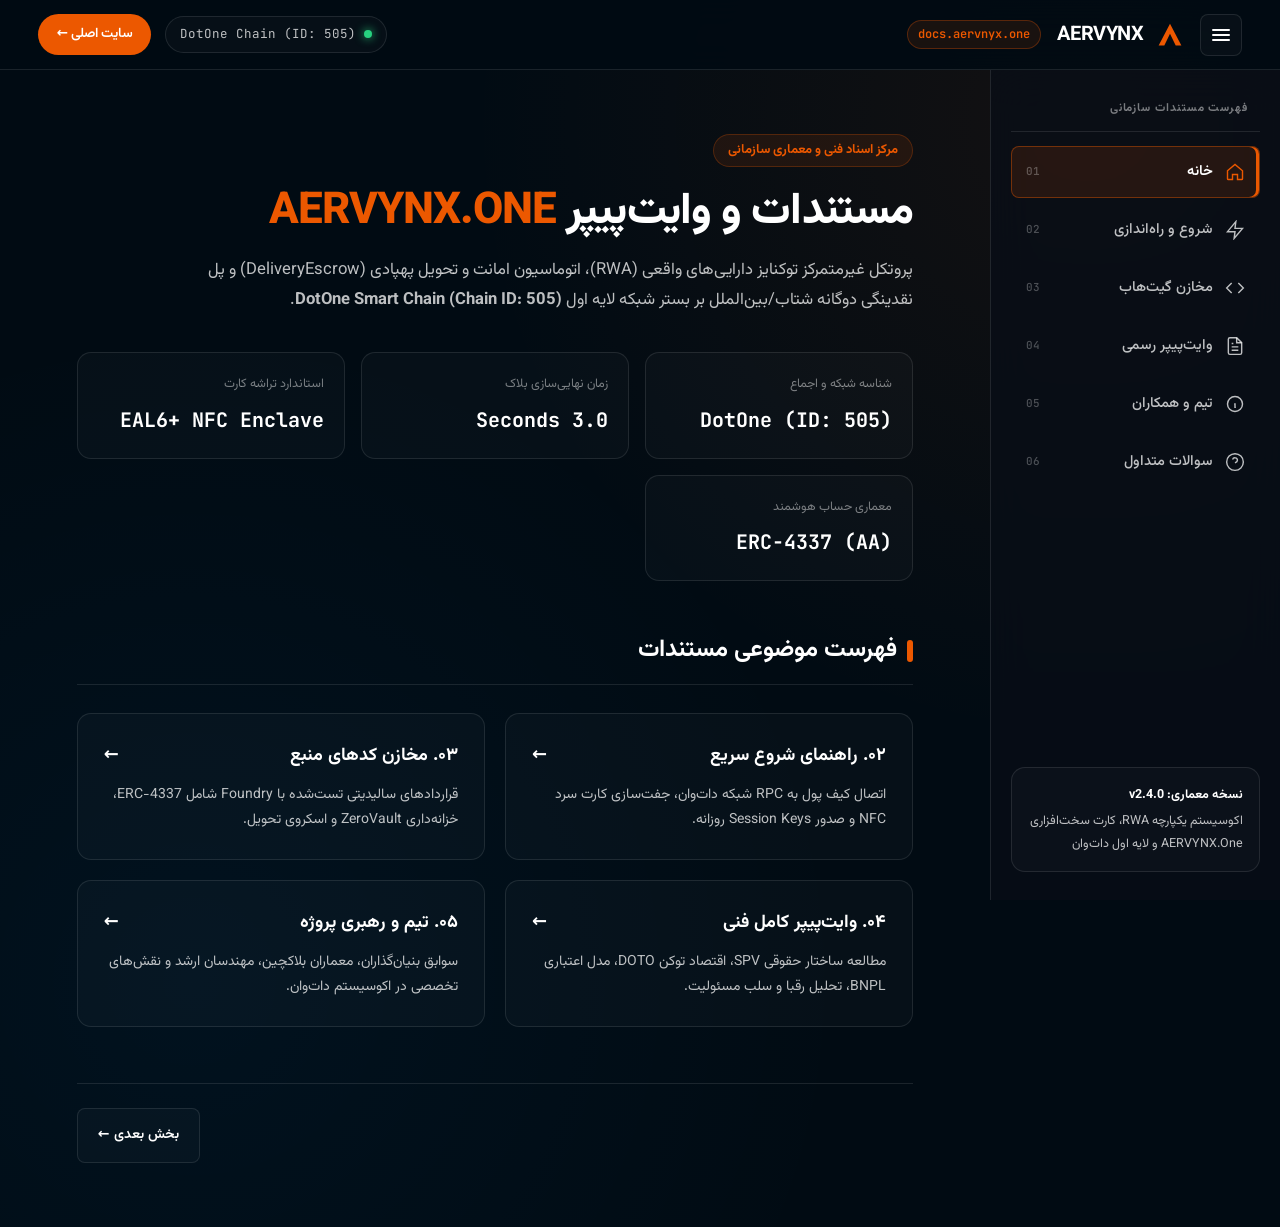
<file: whitepaper.html>
<!doctype html>
<html lang="fa" dir="rtl">
<head>
<meta charset="utf-8">
<meta name="viewport" content="width=device-width,initial-scale=1">
<title>Aervnyx Docs & Institutional Whitepaper — docs.aervnyx.one</title>
<meta name="description" content="Official technical whitepaper, system architecture, RWA mechanics, and smart contract documentation for Aervnyx and AERVYNX.One on DotOne Smart Chain.">
<!-- Persian & Monospace Fonts -->
<link rel="preconnect" href="https://fonts.googleapis.com">
<link rel="preconnect" href="https://fonts.gstatic.com" crossorigin>
<link href="https://fonts.googleapis.com/css2?family=JetBrains+Mono:wght@400;500;600;700&family=Vazirmatn:wght@300;400;500;600;700;800&display=swap" rel="stylesheet">

<style>
/* =====================================================
   AERVNYX DOCS PORTAL — INSTITUTIONAL RTL STYLESHEET
   Theme: Dark Cybernetic Glassmorphic
===================================================== */
:root {
  --color-bg: #010B13;
  --color-bg-elevated: #080E17;
  --color-accent: #EC5800;
  --color-text: #FFFFFF;
  --color-text-secondary: rgba(255, 255, 255, 0.74);
  --color-text-muted: rgba(255, 255, 255, 0.46);
  
  --neon-blue: rgba(0, 150, 255, 1);
  --neon-orange: rgba(236, 88, 0, 1);
  --neon-red: rgba(255, 61, 87, 1);
  --neon-green: rgba(39, 209, 127, 1);
  --neon-gold: #FFD000;

  --surface: rgba(255, 255, 255, 0.025);
  --surface-hover: rgba(255, 255, 255, 0.055);
  --border: rgba(255, 255, 255, 0.1);
  --border-active: rgba(236, 88, 0, 0.65);

  --header-h: 70px;
  --sidebar-w: 290px;
  --radius-sm: 8px;
  --radius-md: 14px;
  --radius-lg: 20px;

  --font-fa: "Vazirmatn", system-ui, -apple-system, sans-serif;
  --font-mono: "JetBrains Mono", monospace;
  --ease: cubic-bezier(0.22, 1, 0.36, 1);
}

*, *::before, *::after { box-sizing: border-box; margin: 0; padding: 0; }
html { scroll-behavior: smooth; }
body {
  background-color: var(--color-bg);
  background-image: 
    radial-gradient(circle at 85% 10%, rgba(236, 88, 0, 0.08), transparent 40%),
    radial-gradient(circle at 15% 80%, rgba(0, 150, 255, 0.05), transparent 45%);
  color: var(--color-text);
  font-family: var(--font-fa);
  font-size: 15.5px;
  line-height: 1.8;
  min-height: 100vh;
  overflow-x: hidden;
  -webkit-font-smoothing: antialiased;
}
a { color: inherit; text-decoration: none; }
button { font: inherit; color: inherit; background: none; border: none; cursor: pointer; }
ul, ol { list-style: none; }
code, pre, .mono { font-family: var(--font-mono); direction: ltr; unicode-bidi: embed; }

/* HEADER */
.docs-header {
  position: fixed;
  top: 0; right: 0; left: 0;
  height: var(--header-h);
  background: rgba(1, 11, 19, 0.88);
  backdrop-filter: blur(16px);
  -webkit-backdrop-filter: blur(16px);
  border-bottom: 1px solid var(--border);
  z-index: 100;
  display: flex;
  align-items: center;
  justify-content: space-between;
  padding: 0 clamp(16px, 3vw, 40px);
}
.header-right { display: flex; align-items: center; gap: 16px; }
.burger-btn {
  width: 42px; height: 42px;
  border-radius: var(--radius-sm);
  border: 1px solid var(--border);
  background: var(--surface);
  display: grid; place-items: center;
  transition: all 0.25s var(--ease);
}
.burger-btn:hover { border-color: var(--border-active); background: var(--surface-hover); }
.burger-lines { width: 18px; height: 12px; position: relative; display: flex; flex-direction: column; justify-content: space-between; }
.burger-lines span { display: block; width: 100%; height: 2px; background: var(--color-text); border-radius: 2px; transition: all 0.3s var(--ease); }
body.menu-open .burger-lines span:nth-child(1) { transform: translateY(5px) rotate(45deg); }
body.menu-open .burger-lines span:nth-child(2) { opacity: 0; }
body.menu-open .burger-lines span:nth-child(3) { transform: translateY(-5px) rotate(-45deg); }

.brand { display: flex; align-items: center; gap: 12px; font-weight: 700; font-size: 20px; letter-spacing: -0.02em; }
.brand svg { width: 28px; height: 28px; color: var(--color-accent); }
.domain-badge {
  font-family: var(--font-mono); font-size: 12px; font-weight: 600; color: var(--color-accent);
  background: rgba(236, 88, 0, 0.1); border: 1px solid rgba(236, 88, 0, 0.3);
  padding: 3px 10px; border-radius: 99px; direction: ltr;
}

.header-left { display: flex; align-items: center; gap: 14px; }
.chain-status {
  display: flex; align-items: center; gap: 8px; font-size: 12.5px;
  color: var(--color-text-secondary); background: var(--surface);
  border: 1px solid var(--border); padding: 6px 14px; border-radius: 99px;
}
.status-dot { width: 8px; height: 8px; border-radius: 50%; background: var(--neon-green); box-shadow: 0 0 10px var(--neon-green); }
.back-btn {
  display: inline-flex; align-items: center; gap: 8px; padding: 8px 18px;
  border-radius: 99px; font-size: 13.5px; font-weight: 600;
  background: var(--color-accent); color: #fff; transition: all 0.2s var(--ease);
}
.back-btn:hover { transform: translateY(-2px); box-shadow: 0 6px 24px rgba(236, 88, 0, 0.35); }

/* LAYOUT */
.docs-layout {
  display: grid;
  grid-template-columns: var(--sidebar-w) minmax(0, 1fr);
  padding-top: var(--header-h);
  min-height: 100vh;
}
.docs-sidebar {
  position: sticky; top: var(--header-h); height: calc(100vh - var(--header-h));
  background: rgba(8, 14, 23, 0.75); backdrop-filter: blur(20px); -webkit-backdrop-filter: blur(20px);
  border-left: 1px solid var(--border); padding: 28px 20px; display: flex; flex-direction: column;
  justify-content: space-between; overflow-y: auto; z-index: 90; transition: transform 0.35s var(--ease);
}
.sidebar-label {
  font-size: 11.5px; font-weight: 700; color: var(--color-text-muted);
  text-transform: uppercase; letter-spacing: 0.08em; padding: 0 12px 12px;
  border-bottom: 1px solid var(--border); margin-bottom: 14px;
}
.nav-list { display: flex; flex-direction: column; gap: 6px; }
.nav-btn {
  width: 100%; display: flex; align-items: center; gap: 12px; padding: 12px 14px;
  border-radius: var(--radius-sm); font-size: 14.5px; font-weight: 500;
  color: var(--color-text-secondary); border: 1px solid transparent; text-align: right;
  transition: all 0.25s var(--ease);
}
.nav-btn svg { width: 20px; height: 20px; stroke: currentColor; fill: none; stroke-width: 1.7; flex-shrink: 0; }
.nav-btn .nav-num { margin-right: auto; font-family: var(--font-mono); font-size: 11px; color: var(--color-text-muted); opacity: 0.6; }
.nav-btn:hover { color: var(--color-text); background: var(--surface-hover); padding-right: 18px; }
.nav-btn.active {
  color: var(--color-text); font-weight: 600; background: rgba(236, 88, 0, 0.12);
  border-color: rgba(236, 88, 0, 0.4); box-shadow: inset -3px 0 0 var(--color-accent);
}
.nav-btn.active svg { stroke: var(--color-accent); }
.sidebar-footer { margin-top: 28px; padding: 16px; border-radius: var(--radius-md); background: var(--surface); border: 1px solid var(--border); font-size: 12.5px; color: var(--color-text-secondary); }
.sidebar-footer b { display: block; color: var(--color-text); margin-bottom: 4px; }
.sidebar-backdrop { position: fixed; inset: var(--header-h) 0 0 0; background: rgba(0, 0, 0, 0.65); backdrop-filter: blur(4px); z-index: 80; opacity: 0; pointer-events: none; transition: opacity 0.3s var(--ease); }

/* MAIN CONTENT */
.docs-main { padding: clamp(32px, 5vw, 64px) clamp(20px, 6vw, 88px); max-width: 1120px; width: 100%; margin: 0 auto; }
.doc-view { display: none; animation: viewFadeIn 0.45s var(--ease) both; }
.doc-view.active { display: block; }
@keyframes viewFadeIn { from { opacity: 0; transform: translateY(14px); } to { opacity: 1; transform: translateY(0); } }

.eyebrow {
  display: inline-flex; align-items: center; gap: 8px; font-size: 13px; font-weight: 700;
  color: var(--color-accent); background: rgba(236, 88, 0, 0.1); border: 1px solid rgba(236, 88, 0, 0.25);
  padding: 4px 14px; border-radius: 99px; margin-bottom: 18px;
}
.doc-title { font-size: clamp(28px, 3.6vw, 44px); font-weight: 800; line-height: 1.25; margin-bottom: 16px; letter-spacing: -0.02em; }
.doc-title em { font-style: normal; color: var(--color-accent); }
.doc-lead { font-size: clamp(16px, 1.3vw, 18.5px); color: var(--color-text-secondary); margin-bottom: 36px; max-width: 80ch; }
.section-h2 {
  font-size: 24px; font-weight: 700; margin: 48px 0 16px; padding-bottom: 12px;
  border-bottom: 1px solid var(--border); display: flex; align-items: center; gap: 10px;
}
.section-h2::before { content: ""; width: 6px; height: 22px; border-radius: 4px; background: var(--color-accent); }
.section-h3 { font-size: 19px; font-weight: 600; margin: 28px 0 12px; color: var(--color-text); }
p { margin-bottom: 16px; color: var(--color-text-secondary); }

.spec-grid { display: grid; grid-template-columns: repeat(auto-fit, minmax(200px, 1fr)); gap: 16px; margin: 28px 0 40px; }
.spec-card { background: var(--surface); border: 1px solid var(--border); border-radius: var(--radius-md); padding: 20px; transition: all 0.25s var(--ease); }
.spec-card:hover { border-color: var(--border-active); transform: translateY(-3px); }
.spec-card small { display: block; font-size: 12.5px; color: var(--color-text-muted); margin-bottom: 6px; }
.spec-card strong { font-size: 20px; font-weight: 700; color: var(--color-text); font-family: var(--font-mono); }

.portal-grid { display: grid; grid-template-columns: repeat(auto-fit, minmax(280px, 1fr)); gap: 20px; margin-top: 28px; }
.portal-card {
  background: var(--surface); border: 1px solid var(--border); border-radius: var(--radius-md);
  padding: 26px; text-align: right; cursor: pointer; transition: all 0.3s var(--ease);
  display: flex; flex-direction: column; gap: 10px;
}
.portal-card:hover { border-color: var(--color-accent); background: var(--surface-hover); transform: translateY(-5px); box-shadow: 0 12px 32px rgba(0, 0, 0, 0.35); }
.portal-card h3 { font-size: 18px; color: var(--color-text); display: flex; align-items: center; justify-content: space-between; }
.portal-card p { font-size: 14px; margin: 0; }

/* 4-Layer Architecture Cards */
.layer-stack { display: grid; gap: 20px; margin: 28px 0; }
.layer-box { background: var(--surface); border: 1px solid var(--border); border-right-width: 4px; border-radius: var(--radius-md); padding: 24px 28px; }
.layer-box.layer-blue   { border-right-color: var(--neon-blue); }
.layer-box.layer-orange { border-right-color: var(--neon-orange); }
.layer-box.layer-red    { border-right-color: var(--neon-red); }
.layer-box.layer-green  { border-right-color: var(--neon-green); }
.layer-box .layer-tag { font-family: var(--font-mono); font-size: 12px; font-weight: 600; text-transform: uppercase; margin-bottom: 6px; display: inline-block; }
.layer-blue .layer-tag   { color: var(--neon-blue); }
.layer-orange .layer-tag { color: var(--neon-orange); }
.layer-red .layer-tag    { color: var(--neon-red); }
.layer-green .layer-tag  { color: var(--neon-green); }
.layer-box h3 { font-size: 19px; margin-bottom: 8px; color: var(--color-text); }
.layer-box ul { padding-right: 18px; list-style: disc; color: var(--color-text-secondary); font-size: 14.5px; }
.layer-box li { margin-bottom: 6px; }

/* Code & Table */
.code-box { background: #05080D; border: 1px solid var(--border); border-radius: var(--radius-md); margin: 20px 0; overflow: hidden; direction: ltr; text-align: left; }
.code-head { display: flex; align-items: center; justify-content: space-between; padding: 10px 18px; background: rgba(255, 255, 255, 0.03); border-bottom: 1px solid var(--border); font-family: var(--font-mono); font-size: 12px; color: var(--color-text-muted); }
.copy-btn { font-family: var(--font-fa); font-size: 12px; color: var(--color-accent); padding: 4px 10px; border-radius: 6px; border: 1px solid rgba(236, 88, 0, 0.3); background: rgba(236, 88, 0, 0.08); }
.copy-btn:hover { background: rgba(236, 88, 0, 0.2); }
.code-box pre { padding: 18px; overflow-x: auto; font-size: 13px; line-height: 1.6; color: #E2E8F0; }

.table-wrap { overflow-x: auto; margin: 24px 0; border: 1px solid var(--border); border-radius: var(--radius-md); }
table { width: 100%; border-collapse: collapse; text-align: right; font-size: 14px; }
th, td { padding: 14px 18px; border-bottom: 1px solid var(--border); }
th { background: rgba(255, 255, 255, 0.04); color: var(--color-text); font-weight: 600; }
tr:last-child td { border-bottom: none; }

/* REPOSITORIES & TEAM */
.repo-grid { display: grid; grid-template-columns: repeat(auto-fit, minmax(300px, 1fr)); gap: 20px; margin: 28px 0; }
.repo-card { background: var(--surface); border: 1px solid var(--border); border-radius: var(--radius-md); padding: 24px; display: flex; flex-direction: column; justify-content: space-between; gap: 16px; transition: all 0.25s var(--ease); }
.repo-card:hover { border-color: var(--border-active); transform: translateY(-4px); }
.repo-top { display: flex; align-items: center; justify-content: space-between; gap: 12px; }
.repo-name { font-family: var(--font-mono); font-size: 15px; font-weight: 600; color: var(--color-accent); direction: ltr; }
.repo-badge { font-family: var(--font-mono); font-size: 11px; padding: 3px 10px; border-radius: 99px; border: 1px solid var(--border); color: var(--color-text-secondary); }
.repo-meta { display: flex; align-items: center; gap: 16px; font-size: 12.5px; color: var(--color-text-muted); border-top: 1px solid var(--border); padding-top: 14px; }

.team-grid { display: grid; grid-template-columns: repeat(auto-fit, minmax(290px, 1fr)); gap: 18px; margin: 28px 0; }
.team-card { background: var(--surface); border: 1px solid var(--border); border-radius: var(--radius-md); padding: 22px; transition: all 0.25s var(--ease); }
.team-card:hover { border-color: var(--border-active); transform: translateY(-3px); }
.team-header { display: flex; align-items: center; gap: 14px; margin-bottom: 12px; }
.team-avatar { width: 44px; height: 44px; border-radius: 50%; display: grid; place-items: center; font-weight: 700; font-size: 15px; border: 1.5px solid; }
.team-title { font-size: 12px; display: block; font-weight: 500; }

/* FAQ */
.faq-list { display: grid; gap: 14px; margin-top: 24px; }
.faq-item { background: var(--surface); border: 1px solid var(--border); border-radius: var(--radius-md); overflow: hidden; transition: border-color 0.25s var(--ease); }
.faq-item.open { border-color: var(--border-active); }
.faq-q { width: 100%; padding: 20px 24px; display: flex; align-items: center; justify-content: space-between; gap: 16px; font-weight: 600; font-size: 16px; text-align: right; color: var(--color-text); }
.faq-q span.icon { width: 28px; height: 28px; border-radius: 50%; border: 1px solid var(--border); display: grid; place-items: center; color: var(--color-accent); transition: transform 0.3s var(--ease); flex-shrink: 0; }
.faq-item.open .faq-q span.icon { transform: rotate(45deg); border-color: var(--color-accent); }
.faq-a { max-height: 0; overflow: hidden; padding: 0 24px; color: var(--color-text-secondary); font-size: 14.5px; transition: max-height 0.35s var(--ease), padding 0.35s var(--ease); }
.faq-item.open .faq-a { max-height: 420px; padding: 0 24px 22px; }

/* PAGINATION */
.doc-pager { margin-top: 56px; padding-top: 24px; border-top: 1px solid var(--border); display: flex; justify-content: space-between; gap: 16px; }
.pager-btn { padding: 14px 20px; border-radius: var(--radius-sm); border: 1px solid var(--border); background: var(--surface); font-size: 14px; font-weight: 600; transition: all 0.2s var(--ease); }
.pager-btn:hover { border-color: var(--color-accent); background: var(--surface-hover); }

@media (max-width: 960px) {
  .docs-layout { grid-template-columns: 1fr; }
  .docs-sidebar {
    position: fixed; right: 0; top: var(--header-h); width: min(85vw, 310px);
    transform: translateX(100%); box-shadow: -16px 0 40px rgba(0, 0, 0, 0.6);
  }
  body.menu-open .docs-sidebar { transform: translateX(0); }
  body.menu-open .sidebar-backdrop { opacity: 1; pointer-events: auto; }
  .chain-status { display: none; }
}
</style>
</head>
<body>

<!-- TOP HEADER -->
<header class="docs-header">
  <div class="header-right">
    <button class="burger-btn" id="burger-btn" type="button" aria-label="منوی مستندات">
      <div class="burger-lines"><span></span><span></span><span></span></div>
    </button>
    <a href="index.html" class="brand">
      <svg viewBox="0 0 32 32"><path fill="currentColor" d="M3 28 16 3l13 25h-6.5L16 14.5 9.5 28z"/></svg>
      <span>AERVYNX</span>
    </a>
    <span class="domain-badge">docs.aervnyx.one</span>
  </div>

  <div class="header-left">
    <div class="chain-status">
      <span class="status-dot"></span>
      <span class="mono">DotOne Chain (ID: 505)</span>
    </div>
    <a href="index.html" class="back-btn">سایت اصلی ←</a>
  </div>
</header>

<div class="docs-layout">
  
  <!-- SIDEBAR NAVIGATION -->
  <aside class="docs-sidebar" id="docs-sidebar">
    <div>
      <div class="sidebar-label">فهرست مستندات سازمانی</div>
      <nav class="nav-list" id="docs-nav">
        <button type="button" class="nav-btn active" data-target="home">
          <svg viewBox="0 0 24 24"><path d="M3 10.5L12 3l9 7.5V20a1 1 0 0 1-1 1h-5v-6H9v6H4a1 1 0 0 1-1-1v-9.5z"/></svg>
          <span>خانه</span>
          <span class="nav-num">01</span>
        </button>
        <button type="button" class="nav-btn" data-target="start">
          <svg viewBox="0 0 24 24"><path d="M13 2L3 14h9l-1 8 10-12h-9l1-8z"/></svg>
          <span>شروع و راه‌اندازی</span>
          <span class="nav-num">02</span>
        </button>
        <button type="button" class="nav-btn" data-target="github">
          <svg viewBox="0 0 24 24"><path d="M16 18l6-6-6-6M8 6l-6 6 6 6"/></svg>
          <span>مخازن گیت‌هاب</span>
          <span class="nav-num">03</span>
        </button>
        <button type="button" class="nav-btn" data-target="whitepaper">
          <svg viewBox="0 0 24 24"><path d="M14 2H6a2 2 0 0 0-2 2v16a2 2 0 0 0 2 2h12a2 2 0 0 0 2-2V8z"/><path d="M14 2v6h6M16 13H8M16 17H8M10 9H8"/></svg>
          <span>وایت‌پیپر رسمی</span>
          <span class="nav-num">04</span>
        </button>
        <button type="button" class="nav-btn" data-target="about">
          <svg viewBox="0 0 24 24"><circle cx="12" cy="12" r="9"/><path d="M12 8h.01M11 12h1v4h1"/></svg>
          <span>تیم و همکاران</span>
          <span class="nav-num">05</span>
        </button>
        <button type="button" class="nav-btn" data-target="faq">
          <svg viewBox="0 0 24 24"><path d="M9.09 9a3 3 0 0 1 5.83 1c0 2-3 3-3 3"/><circle cx="12" cy="12" r="10"/><path d="M12 17h.01"/></svg>
          <span>سوالات متداول</span>
          <span class="nav-num">06</span>
        </button>
      </nav>
    </div>

    <div class="sidebar-footer">
      <b>نسخه معماری: v2.4.0</b>
      <span>اکوسیستم یکپارچه RWA، کارت سخت‌افزاری AERVYNX.One و لایه اول دات‌وان</span>
    </div>
  </aside>

  <div class="sidebar-backdrop" id="sidebar-backdrop"></div>

  <!-- MAIN CONTAINER -->
  <main class="docs-main">

    <!-- VIEW 01: HOME -->
    <section class="doc-view active" id="view-home">
      <span class="eyebrow">مرکز اسناد فنی و معماری سازمانی</span>
      <h1 class="doc-title">مستندات و وایت‌پیپر <em>AERVYNX.ONE</em></h1>
      <p class="doc-lead">
        پروتکل غیرمتمرکز توکنایز دارایی‌های واقعی (RWA)، اتوماسیون امانت و تحویل پهپادی (DeliveryEscrow) و پل نقدینگی دوگانه شتاب/بین‌الملل بر بستر شبکه لایه اول <b>DotOne Smart Chain (Chain ID: 505)</b>.
      </p>

      <div class="spec-grid">
        <div class="spec-card">
          <small>شناسه شبکه و اجماع</small>
          <strong>DotOne (ID: 505)</strong>
        </div>
        <div class="spec-card">
          <small>زمان نهایی‌سازی بلاک</small>
          <strong>3.0 Seconds</strong>
        </div>
        <div class="spec-card">
          <small>استاندارد تراشه کارت</small>
          <strong>EAL6+ NFC Enclave</strong>
        </div>
        <div class="spec-card">
          <small>معماری حساب هوشمند</small>
          <strong>ERC-4337 (AA)</strong>
        </div>
      </div>

      <h2 class="section-h2">فهرست موضوعی مستندات</h2>
      <div class="portal-grid">
        <div class="portal-card" data-goto="start">
          <h3><span>۰۲. راهنمای شروع سریع</span><span>←</span></h3>
          <p>اتصال کیف پول به RPC شبکه دات‌وان، جفت‌سازی کارت سرد NFC و صدور Session Keys روزانه.</p>
        </div>
        <div class="portal-card" data-goto="github">
          <h3><span>۰۳. مخازن کدهای منبع</span><span>←</span></h3>
          <p>قراردادهای سالیدیتی تست‌شده با Foundry شامل ERC-4337، خزانه‌داری ZeroVault و اسکروی تحویل.</p>
        </div>
        <div class="portal-card" data-goto="whitepaper">
          <h3><span>۰۴. وایت‌پیپر کامل فنی</span><span>←</span></h3>
          <p>مطالعه ساختار حقوقی SPV، اقتصاد توکن DOTO، مدل اعتباری BNPL، تحلیل رقبا و سلب مسئولیت.</p>
        </div>
        <div class="portal-card" data-goto="about">
          <h3><span>۰۵. تیم و رهبری پروژه</span><span>←</span></h3>
          <p>سوابق بنیان‌گذاران، معماران بلاکچین، مهندسان ارشد و نقش‌های تخصصی در اکوسیستم دات‌وان.</p>
        </div>
      </div>
    </section>

    <!-- VIEW 02: GETTING STARTED -->
    <section class="doc-view" id="view-start">
      <span class="eyebrow">راهنمای استقرار و تعامل توسعه‌دهندگان</span>
      <h1 class="doc-title">شروع به کار با زیرساخت <em>Aervnyx</em></h1>
      <p class="doc-lead">
        مراحل زیر نحوه پیکربندی محیط تست، اتصال به زنجیره دات‌وان و تعامل با قراردادهای هوشمند انتزاع حساب و اسکرو را نشان می‌دهد.
      </p>

      <h2 class="section-h2">گام ۱: مشخصات شبکه DotOne Smart Chain</h2>
      <div class="table-wrap">
        <table>
          <thead>
            <tr>
              <th>پارامتر فنی</th>
              <th>مقدار</th>
              <th>توضیحات پروتکل</th>
            </tr>
          </thead>
          <tbody>
            <tr>
              <td>Network Name</td>
              <td class="mono">DotOne Smart Chain Mainnet</td>
              <td>شبکه لایه اول سازگار با اکوسیستم ماشین مجازی اتریوم (EVM)</td>
            </tr>
            <tr>
              <td>Chain ID</td>
              <td class="mono">505</td>
              <td>شناسه منحصربه‌فرد امضاهای دامنه EIP-712</td>
            </tr>
            <tr>
              <td>Currency Symbol</td>
              <td class="mono">DOTO</td>
              <td>توکن بومی برای استیکینگ اپراتورها و تخفیف گس Paymaster</td>
            </tr>
            <tr>
              <td>Block Time</td>
              <td class="mono">3.0s</td>
              <td>نهایی‌سازی تراکنش‌ها بدون تاخیر در تراکنش‌های خرد فروشگاهی</td>
            </tr>
            <tr>
              <td>Primary RPC URL</td>
              <td class="mono">https://rpc.dotone.io</td>
              <td>درگاه ارتباطی JSON-RPC جهت فراخوانی متدها</td>
            </tr>
          </tbody>
        </table>
      </div>

      <h2 class="section-h2">گام ۲: صدور Session Key با سقف روزانه (ERC-4337)</h2>
      <p>جهت پرداخت آنی روی دستگاه‌های پوز یا دستگاه‌های اسکنر بار بدون نیاز به امضای دستی برای هر خرید کوچک:</p>
      <div class="code-box">
        <div class="code-head">
          <span>TypeScript — ERC-4337 Session Key Authorizer</span>
          <button type="button" class="copy-btn" data-copy="const tx = await smartAccount.authorizeSessionKey({\n  chainId: 505,\n  sessionKey: cardEnclavePublicKey,\n  dailyLimitUSD: 50_000000, // $50.00 Limit (6 Decimals)\n  validUntil: Math.floor(Date.now() / 1000) + 86400 * 30, // 30 Days\n  paymaster: '0xAervnyxGaslessPaymaster'\n});">کپی اسکریپت</button>
        </div>
        <pre><code>const tx = await smartAccount.authorizeSessionKey({
  chainId: 505,
  sessionKey: cardEnclavePublicKey,
  dailyLimitUSD: 50_000000, // $50.00 Limit (6 Decimals)
  validUntil: Math.floor(Date.now() / 1000) + 86400 * 30, // 30 Days
  paymaster: '0xAervnyxGaslessPaymaster'
});</code></pre>
      </div>
    </section>

    <!-- VIEW 03: GITHUB REPOSITORIES -->
    <section class="doc-view" id="view-github">
      <span class="eyebrow">پروژه‌های متن‌باز و ابزارهای مهندسی</span>
      <h1 class="doc-title">مخازن رسمی گیت‌هاب <em>Aervnyx</em></h1>
      <p class="doc-lead">
        مجموعه قراردادهای هوشمند، ماژول‌های ممیزی Foundry و SDKهای سخت‌افزاری به صورت ماژولار در گیت‌هاب توسعه داده شده‌اند:
      </p>

      <div class="repo-grid">
        <div class="repo-card">
          <div>
            <div class="repo-top">
              <span class="repo-name">aervnyx/erc4337-dotone-aa</span>
              <span class="repo-badge">Solidity</span>
            </div>
            <p style="margin-top:12px;">پیاده‌سازی حساب‌های قرارداد هوشمند (Smart Accounts)، ماژول تایید Session Keys روزانه و Paymaster چندارزی برای شبکه DotOne.</p>
          </div>
          <div class="repo-meta">
            <span>DotOne ID: 505</span><span>•</span><span>ERC-4337 / EIP-712</span>
          </div>
        </div>

        <div class="repo-card">
          <div>
            <div class="repo-top">
              <span class="repo-name">aervnyx/delivery-escrow</span>
              <span class="repo-badge">Solidity</span>
            </div>
            <p style="margin-top:12px;">قرارداد DeliveryEscrow برای لجستیک خودران. اعتبارسنجی امضای رمزنگاری‌شده NFC روی پهپاد و تسویه خودکار بدون واسطه.</p>
          </div>
          <div class="repo-meta">
            <span>Foundry Tested</span><span>•</span><span>v2.1.0</span>
          </div>
        </div>

        <div class="repo-card">
          <div>
            <div class="repo-top">
              <span class="repo-name">aervnyx/zerovault-core</span>
              <span class="repo-badge">Solidity</span>
            </div>
            <p style="margin-top:12px;">خزانه‌داری امن دارایی‌ها شامل کنترل دسترسی نقش‌محور (RBAC)، قفل‌های زمانی تاخیردار (Timelock) و توقف اضطراری چندامضایی.</p>
          </div>
          <div class="repo-meta">
            <span>Multi-Sig Ready</span><span>•</span><span>v1.9.4</span>
          </div>
        </div>

        <div class="repo-card">
          <div>
            <div class="repo-top">
              <span class="repo-name">aervnyx/enclave-zkdid-sdk</span>
              <span class="repo-badge">Rust / TS</span>
            </div>
            <p style="margin-top:12px;">کتابخانه ارتباط با چیپست EAL6+ از طریق NFC، احراز هویت با دانش صفر (zk-DID) و الگوریتم پشتیبان‌گیری تقسیم راز شامیر (Shamir).</p>
          </div>
          <div class="repo-meta">
            <span>ISO/IEC 14443</span><span>•</span><span>13.56 MHz</span>
          </div>
        </div>
      </div>
    </section>

    <!-- VIEW 04: INSTITUTIONAL WHITEPAPER (FULL EXTRACTED CONTENT) -->
    <section class="doc-view" id="view-whitepaper">
      <span class="eyebrow">سند رسمی مشخصات فنی و اقتصادی (Whitepaper v2.4)</span>
      <h1 class="doc-title">وایت‌پیپر رسمی اکوسیستم <em>AERVYNX.ONE</em></h1>
      <p class="doc-lead">
        تلفیق دارایی‌های دنیای فیزیکی (RWA)، اتوماسیون اسکروی لجستیک و زیرساخت پرداخت دوگانه از طریق کارت سخت‌افزاری AERVYNX.One بر بستر شبکه بلاکچین DotOne.
      </p>

      <!-- CHAPTER 1 -->
      <h2 class="section-h2">۱. چکیده اجرایی و صورت مسئله (Executive Summary & Problem)</h2>
      <p>
        در حال حاضر دارایی‌های فیزیکی مولد (مانند پهپادهای باربری، ناوگان خودروهای اشتراکی و ظرفیت‌های پروازی) در سیلوهای سنتی، غیرشفاف و ایزوله از فناوری‌های مالی نوین فعالیت می‌کنند. تأمین سرمایه برای این تجهیزات سنگین و کند بوده و از سوی دیگر، کاربران خرد ابزاری جهت سرمایه‌گذاری شفاف با سود واقعی (Real Yield) در اقتصاد فیزیکی ندارند. همچنین، پرداخت‌های وب۳ به دلیل ریسک‌های نگهداری کلید، اصطکاک کارمزد گس و عدم اتصال به درگاه‌های سنتی (پایانه‌های فروشگاهی POS) با موانع جدی پذیرش روبه‌رو هستند.
      </p>
      <p>
        <b>AERVYNX.ONE</b> به عنوان زیرساخت یکپارچه لایه اول دات‌وان (DotOne Chain ID 505)، این شکاف را با یک معماری چهارگانه حل می‌کند:
      </p>
      <ul style="list-style:decimal; padding-right:22px; margin-bottom:24px; color:var(--color-text-secondary)">
        <li><b>کارت سخت‌افزاری سرد (EAL6+ NFC):</b> نگهداری ایمن کلیدها در تراشه اختصاصی بدون نیاز به عبارت بازیابی روی کاغذ.</li>
        <li><b>انتزاع حساب کاربری (ERC-4337):</b> تراکنش‌های روزمره بدون کارمزد گس مستقیم، با مدیریت کلیدهای نشست (Session Keys).</li>
        <li><b>اسکروی اثبات فیزیکی (DeliveryEscrow):</b> تحویل بسته‌های پهپادی و آزادسازی وجوه با اثبات امضاشده EIP-712 بدون امکان تقلب.</li>
        <li><b>توکنایز ناوگان و تسویه دوگانه:</b> جذب سرمایه برای دارایی‌های فیزیکی از طریق شرکت‌های واسط قانونی (SPV) و خرج آن در شبکه شتاب و کارت‌های بین‌المللی با خط اعتباری همکار بومی (بیت‌بانک).</li>
      </ul>

      <!-- CHAPTER 2 -->
      <h2 class="section-h2">۲. معماری چهار لایه سیستم (The 4-Layer Architecture)</h2>
      <p>زیرساخت AERVYNX برای پایداری، تفکیک وظایف و مقیاس‌پذیری از چهار لایه مهندسی مجزا تشکیل یافته است:</p>

      <div class="layer-stack">
        <!-- Layer 1 -->
        <div class="layer-box layer-blue">
          <span class="layer-tag">Layer 01 • Application Layer</span>
          <h3>لایه اول: اپلیکیشن و کاربری (Marketplace, Flights, Arcade)</h3>
          <ul>
            <li><b>مارکت‌پلیس و حقوق استفاده اجاره‌ای (ERC-4907):</b> جداسازی حق مالکیت دارایی از حق استفاده موقت؛ امکان اجاره دادن تجهیزات، بلیت‌ها و دسترسی‌ها بدون ریسک تصاحب دارایی اصلی.</li>
            <li><b>توکنایز بلیت‌های پرواز (Flight NFTs):</b> خرید عمده و توزیع بلیت خطوط پروازی به عنوان ان‌اف‌تی‌های پویا با تخفیف‌های پرداخت DOTO و امکان استرداد آن‌چین.</li>
            <li><b>موتور بازی آرکید دوبعدی (Play to Discount):</b> تبدیل امتیازات ثبت‌شده در مینی‌اپ بازی پهپادی به کدهای تخفیف خرید در مارکت‌پلیس.</li>
          </ul>
        </div>

        <!-- Layer 2 -->
        <div class="layer-box layer-orange">
          <span class="layer-tag">Layer 02 • Physical Asset Layer</span>
          <h3>لایه دوم: دارایی‌های فیزیکی و ناوگان خودران (Fleets & SPVs)</h3>
          <ul>
            <li><b>ناوگان پهپادهای باربری و خودروهای تجاری:</b> اتصال ماژول‌های ناوبری، جی‌پی‌اس و ریدرهای NFC به شناسه منحصربه‌فرد روی زنجیره.</li>
            <li><b>نهادهای واسط حقوقی (Dedicated SPVs):</b> هر دسته از تجهیزات فیزیکی یا خودروها در یک نهاد حقوقی ثبت‌شده مجزا قرار گرفته و توکن‌های صادرشده نمایانگر منافع مشخص، شفاف و سهم از درآمد عملیاتی ناوگان هستند.</li>
            <li><b>استخرهای توزیع سود نقدی (Fleet Profit Pools):</b> جریان‌های درآمدی حاصل از جابه‌جایی بار و خدمات اجاره مستقیماً وارد قرارداد توزیع سود شده و به تناسب سهم به والت سرمایه‌گذاران واریز می‌گردد.</li>
          </ul>
        </div>

        <!-- Layer 3 -->
        <div class="layer-box layer-red">
          <span class="layer-tag">Layer 03 • Blockchain & Settlement Rails</span>
          <h3>لایه سوم: بلاکچین و پروتکل تسویه دوگانه (DotOne & Shetab)</h3>
          <ul>
            <li><b>شبکه دات‌وان (DotOne Smart Chain 505):</b> بلاکچین لایه اول با توان پردازش بالا و زمان نهایی‌سازی ۳ ثانیه.</li>
            <li><b>انتزاع حساب ERC-4337 و Paymaster:</b> کسر هزینه کارمزد تراکنش از خود توکن مورد تراکنش به جای نیاز به نگهداری پیش‌فرض رمزارز شبکه.</li>
            <li><b>پل تسویه فیات و شبکه شتاب (BitBank Shetab Bridge):</b> کاربر با وثیقه‌گذاری دارایی در صرافی بیت‌بانک، خط اعتباری ریالی دریافت می‌کند. خرید روی کارت‌خوان‌های متصل به شتاب به صورت ریالی تسویه شده و معادل آن از دارایی وثیقه اسپات نقد می‌شود، بدون اینکه قانون پرداخت مستقیم رمزارز در مبادی فروشگاهی نقض شود.</li>
          </ul>
        </div>

        <!-- Layer 4 -->
        <div class="layer-box layer-green">
          <span class="layer-tag">Layer 04 • Hardware & Cryptographic Security</span>
          <h3>لایه چهارم: سخت‌افزار سرد و پروتکل اثبات (EAL6+ & EIP-712)</h3>
          <ul>
            <li><b>کارت سخت‌افزاری AERVYNX.One:</b> مجهز به تراشه امنیتی EAL6+ Secure Enclave با ارتباط NFC 13.56MHz. کلید خصوصی در داخل تراشه محبوس بوده و تراکنش با نزدیک کردن کارت (Tap) امضا می‌شود.</li>
            <li><b>پشتیبان‌گیری بدون کلمات بازیابی (Shamir Secret Sharing):</b> تقسیم ریاضی راز کلید میان کارت اصلی و کارت‌های پشتیبان برای حذف ریسک یادداشت کردن کلمات روی کاغذ.</li>
            <li><b>هویت دانش‌صفر (zk-DID):</b> تایید اعتبار و دسترسی به دامنه‌های <span class="mono">.one</span> بدون افشای داده‌های هویتی حساس.</li>
          </ul>
        </div>
      </div>

      <!-- CHAPTER 3 -->
      <h2 class="section-h2">۳. پروتکل امانت خودکار لجستیک (DeliveryEscrow Specification)</h2>
      <p>
  قرارداد هوشمند <code>DeliveryEscrow.sol</code> وظیفه تضمین تحویل کالا و آزادسازی مشروط وجه را بر عهده دارد.
  پول خریدار در لحظه خرید داخل قرارداد قفل می‌شود و تنها زمانی به فروشنده می‌رسد که
  <strong>تحویل فیزیکی کالا با اثبات رمزنگاری‌شده ثبت شده باشد</strong>؛ نه با ادعای فروشنده و نه با اعلام ساده یک سرور.
</p>

<p>
  قرارداد هوشمند نمی‌تواند GPS پهباد، دوربین یا وضعیت یک بسته را مستقیم ببیند.
  به همین دلیل سیستم لجستیک (اپ پیک، پهباد، نقطه تحویل) نتیجه تحویل را بیرون از بلاکچین بررسی می‌کند
  و سپس یک «تأییدیه تحویل» امضاشده به قرارداد می‌فرستد. قرارداد فقط در صورتی آن را می‌پذیرد که این لایه‌های اعتبارسنجی هم‌زمان برقرار باشند:
</p>

<ul>
  <li>
    <strong>ارسال‌کننده مجاز:</strong> فقط آدرس «اوراکل تحویل» اجازه ثبت تأییدیه دارد.
    فروشنده و خریدار هیچ‌کدام نمی‌توانند تحویل را ثبت کنند.
  </li>
  <li>
    <strong>امضای EIP-712:</strong> محتوای تأییدیه باید با کلید جداگانه «امضاکننده تأییدیه» امضا شده باشد.
    EIP-712 استاندارد امضای داده ساختاریافته است؛ امضا به شماره سفارش، شناسه محموله، وضعیت تحویل،
    شبکه بلاکچین و آدرس همین قرارداد گره می‌خورد، پس روی سفارش، شبکه یا قرارداد دیگری قابل استفاده نیست.
    حتی اگر آدرس اوراکل لو برود، بدون کلید امضاکننده نمی‌تواند تحویل جعلی بسازد.
  </li>
  <li>
    <strong>رمز یک‌بارمصرف (OTP):</strong> هنگام ساخت سفارش فقط «هش» OTP روی بلاکچین ذخیره می‌شود، نه خود کد.
    گیرنده در لحظه تحویل کد را به پیک یا سیستم تحویل می‌دهد، تطبیق کد آف‌چین انجام می‌شود و تأییدیه
    فقط همان هش را حمل می‌کند. قرارداد بررسی می‌کند هش تأییدیه با هش ثبت‌شده سفارش برابر باشد.
    بنابراین کد خریدار هیچ‌وقت روی بلاکچین دیده نمی‌شود و خریدار هم لازم نیست تراکنش جداگانه بزند.
    هش به شماره سفارش و آدرس قرارداد وابسته است، پس کد یک سفارش برای سفارش دیگر کار نمی‌کند.
  </li>
  <li>
    <strong>شمارنده ضدتکرار (Nonce):</strong> هر تأییدیه یک شماره دارد که باید با شماره فعلی سفارش برابر باشد
    و بعد از مصرف سوخته می‌شود. تأییدیه‌ای که یک بار پذیرفته شد، دیگر هرگز دوباره معتبر نیست.
  </li>
</ul>

<p>
  اگر اتفاقی بیفتد (خرابی پهباد، تصادف، گم‌شدن، آسیب بسته یا کالای اشتباه)، سفارش به‌جای پرداخت خودکار،
  قفل می‌شود و به یک <strong>داور</strong> می‌رسد. داور می‌تواند پول را به خریدار برگرداند، به فروشنده بپردازد،
  مرجوعی را تأیید کند یا ارسال مجدد را بدهد. گذشتن مهلت تحویل هم هرگز به‌تنهایی پول فروشنده را آزاد نمی‌کند؛
  فقط راه اعتراض را باز می‌کند. بخشی از منطق تأیید تحویل در قرارداد به این شکل است:
</p>
      
      <div class="code-box">
        <div class="code-head">
          <span>Solidity — DeliveryEscrow EIP-712 Attestation Logic</span>
          <button type="button" class="copy-btn" data-copy="// SPDX-License-Identifier: MIT\npragma solidity ^0.8.24;\n\nimport '@openzeppelin/contracts/utils/cryptography/EIP712.sol';\nimport '@openzeppelin/contracts/utils/cryptography/ECDSA.sol';\n\ncontract DeliveryEscrow is EIP712 {\n    using ECDSA for bytes32;\n\n    bytes32 private constant ATTESTATION_TYPEHASH = \n        keccak256('DeliveryAttestation(bytes32 cargoId,address recipient,uint256 timestamp,uint256 nonce)');\n\n    struct CargoOrder {\n        address buyer;\n        address carrier;\n        uint256 amount;\n        bool settled;\n    }\n\n    mapping(bytes32 => CargoOrder) public orders;\n\n    event CargoSettled(bytes32 indexed cargoId, address recipient, uint256 amount);\n\n    constructor() EIP712('AervnyxDeliveryEscrow', '1.0.0') {}\n\n    function settleDelivery(\n        bytes32 cargoId,\n        uint256 timestamp,\n        uint256 nonce,\n        bytes calldata nfcSignature\n    ) external {\n        CargoOrder storage order = orders[cargoId];\n        require(!order.settled, 'Cargo already settled');\n        require(block.timestamp <= timestamp + 15 minutes, 'Proof expired');\n\n        bytes32 structHash = keccak256(abi.encode(ATTESTATION_TYPEHASH, cargoId, order.buyer, timestamp, nonce));\n        bytes32 hash = _hashTypedDataV4(structHash);\n        address signer = hash.recover(nfcSignature);\n\n        require(signer == order.buyer, 'Invalid physical NFC proof');\n\n        order.settled = true;\n        payable(order.carrier).transfer(order.amount);\n        emit CargoSettled(cargoId, order.buyer, order.amount);\n    }\n}">کپی ساختار سالیدیتی</button>
        </div>
        <pre><code>// SPDX-License-Identifier: MIT
pragma solidity ^0.8.24;

import "@openzeppelin/contracts/utils/cryptography/EIP712.sol";
import "@openzeppelin/contracts/utils/cryptography/ECDSA.sol";

contract DeliveryEscrow is EIP712 {
    using ECDSA for bytes32;

    bytes32 private constant ATTESTATION_TYPEHASH = 
        keccak256("DeliveryAttestation(bytes32 cargoId,address recipient,uint256 timestamp,uint256 nonce)");

    struct CargoOrder {
        address buyer;
        address carrier;
        uint256 amount;
        bool settled;
    }

    mapping(bytes32 => CargoOrder) public orders;

    event CargoSettled(bytes32 indexed cargoId, address recipient, uint256 amount);

    constructor() EIP712("AervnyxDeliveryEscrow", "1.0.0") {}

    function settleDelivery(
        bytes32 cargoId,
        uint256 timestamp,
        uint256 nonce,
        bytes calldata nfcSignature
    ) external {
        CargoOrder storage order = orders[cargoId];
        require(!order.settled, "Cargo already settled");
        require(block.timestamp <= timestamp + 15 minutes, "Proof expired");

        bytes32 structHash = keccak256(abi.encode(ATTESTATION_TYPEHASH, cargoId, order.buyer, timestamp, nonce));
        bytes32 hash = _hashTypedDataV4(structHash);
        address signer = hash.recover(nfcSignature);

        require(signer == order.buyer, "Invalid physical NFC proof");

        order.settled = true;
        payable(order.carrier).transfer(order.amount);
        emit CargoSettled(cargoId, order.buyer, order.amount);
    }
}</code></pre>
      </div>

      <!-- CHAPTER 4 -->
      <h2 class="section-h2">۴. خرید اقساطی آن‌چین و استاندارد اجاره (BNPL & ERC-4907)</h2>
      <p>
        پروتکل BNPL درون اکوسیستم امکان پرداخت اقساطی را برای خریدهای مارکت‌پلیس، بلیت‌های پرواز و شارژ خدمات لجستیک فراهم می‌سازد:
      </p>
      <ul>
        <li><b>خط اعتباری همراه (Cross-Wallet Credit Lines):</b> سوابق بازپرداخت و اعتبار کاربر به صورت یک کلید اعتباری متصل به حساب هوشمند ثبت شده و با جابه‌جایی والت‌ها حفظ می‌شود.</li>
        <li><b>استاندارد اجاره بدون انتقال مالکیت (ERC-4907):</b> حقوق استفاده زمانی برای بلیت پروازها یا دارایی‌های ناوگان بدون انتقال کلید مالکیت اصلی (User vs Owner Role) اعطا می‌شود که پس از انقضای دوره به صورت خودکار باطل می‌گردد.</li>
      </ul>

      <!-- CHAPTER 5 -->
      <h2 class="section-h2">۵. اقتصاد توکن و کاربردهای DOTO (Tokenomics)</h2>
      <p>
        توکن <b>DOTO</b> به عنوان شریان اقتصادی پروتکل طراحی شده و کل موجودی آن محدود و معین است.
      </p>

      <div class="table-wrap">
        <table>
          <thead>
            <tr>
              <th>بخش تخصیص</th>
              <th>درصد</th>
              <th>دوره آزادسازی و وستینگ (Vesting)</th>
              <th>کارکرد در اکوسیستم</th>
            </tr>
          </thead>
          <tbody>
            <tr>
              <td>توسعه اکوسیستم و ناوگان (Ecosystem & Fleets)</td>
              <td class="mono">35%</td>
              <td>آزادسازی خطی ۴۸ ماهه با ۶ ماه کلیف</td>
              <td>توسعه سخت‌افزار پهپادی و پاداش اپراتورهای شبکه</td>
            </tr>
            <tr>
              <td>تیم و بنیان‌گذاران (Core Team & Founders)</td>
              <td class="mono">20%</td>
              <td>کلیف ۱۲ ماهه، سپس وستینگ ۳۶ ماهه فصلی</td>
              <td>تعهد بلندمدت توسعه‌دهندگان هسته و معماران</td>
            </tr>
            <tr>
              <td>دات‌وان ونچرز / بذری (DotOne Ventures)</td>
              <td class="mono">15%</td>
              <td>کلیف ۹ ماهه، آزادسازی ۲۴ ماهه</td>
              <td>هم‌افزایی هلدینگ و ریل‌های زیرساختی لایه اول</td>
            </tr>
            <tr>
              <td>نقدشوندگی و بازارگردانی (Liquidity & BitBank)</td>
              <td class="mono">15%</td>
              <td>۲۰٪ در زمان عرضه (TGE)، مابقی ۱۸ ماهه</td>
              <td>تأمین استخرهای نقدینگی و تسویه سریع خطوط اعتباری</td>
            </tr>
            <tr>
              <td>خزانه‌داری و جامعه (Treasury & Community)</td>
              <td class="mono">15%</td>
              <td>تحت نظارت خزانه‌داری چندامضایی ZeroVault</td>
              <td>پاداش‌های مینی‌اپ آرکید، ایردراپ‌ها و برنامه‌های وفاداری</td>
            </tr>
          </tbody>
        </table>
      </div>

      <h3 class="section-h3">کاربردهای اقتصادی توکن DOTO:</h3>
      <ul style="list-style:disc; padding-right:22px; color:var(--color-text-secondary)">
        <li><b>سوخت شبکه و تخفیف کارمزد (Gas Discounts):</b> تخفیف مستقیم در تسویه تراکنش‌های فروشگاهی و پروازی.</li>
        <li><b>وثیقه‌گذاری اپراتوری (Escrow Staking):</b> اپراتورهای ناوگان پهپادی برای پذیرش محموله‌های باری باارزش موظف به وثیقه‌گذاری DOTO هستند.</li>
        <li><b>تقویت بازده استخر دارایی‌ها (Fleet Yield Boost):</b> استیک‌کنندگان توکن از درصدی از کارمزدهای واقعی حمل‌ونقل سهم می‌برند.</li>
        <li><b>لنگر اعتباری خرید اقساطی (BNPL Anchor):</b> دارندگان کارت با قفل مقداری از توکن، سقف اعتبار خرید بدون ضامن دریافت می‌کنند.</li>
      </ul>

      <!-- CHAPTER 6 -->
      <h2 class="section-h2">۶. مدل تجاری و جریان‌های درآمدی (Business Model)</h2>
      <div class="spec-grid" style="grid-template-columns:repeat(auto-fit, minmax(220px, 1fr))">
        <div class="spec-card">
          <small>کارمزد تسویه لجستیک</small>
          <strong>1.5% – 2.5%</strong>
          <p style="font-size:12.5px;margin-top:6px;color:var(--color-text-muted)">از هر تراکنش موفق و تاییدشده تحویل کالا با DeliveryEscrow</p>
        </div>
        <div class="spec-card">
          <small>فروش کارت و سوئیچ پوز</small>
          <strong>$12 + 0.8%</strong>
          <p style="font-size:12.5px;margin-top:6px;color:var(--color-text-muted)">مارجین فروش کارت فیزیکی سرد به علاوه اسپرد تراکنش‌های پایانه</p>
        </div>
        <div class="spec-card">
          <small>اسپرد تأمین مالی اقساطی</small>
          <strong>2.0% – 4.5%</strong>
          <p style="font-size:12.5px;margin-top:6px;color:var(--color-text-muted)">مابه‌التفاوت نرخ تأمین اعتبار و کارمزد مرچنت‌های پذیرنده BNPL</p>
        </div>
        <div class="spec-card">
          <small>کارمزد توکنایز و پرواز</small>
          <strong>3.0% – 6.0%</strong>
          <p style="font-size:12.5px;margin-top:6px;color:var(--color-text-muted)">مارجین فروش عمده بلیت‌های پرواز و هزینه ثبت حقوقی SPVها</p>
        </div>
      </div>

      <!-- CHAPTER 7 -->
      <h2 class="section-h2">۷. ماتریس مقایسه رقبا (Competitive Moat)</h2>
      <div class="table-wrap">
        <table>
          <thead>
            <tr>
              <th>ویژگی و استاندارد</th>
              <th>DigiCard</th>
              <th>MofidCard</th>
              <th>Tangem / Gnosis</th>
              <th style="color:var(--color-accent);font-weight:700">AERVYNX.ONE</th>
            </tr>
          </thead>
          <tbody>
            <tr>
              <td>کارت سخت‌افزاری سرد EAL6+</td>
              <td style="color:var(--neon-red)">✕</td>
              <td style="color:var(--neon-red)">✕</td>
              <td style="color:var(--neon-green)">✓</td>
              <td style="color:var(--neon-orange);font-weight:700">✓ (EAL6+ NFC Enclave)</td>
            </tr>
            <tr>
              <td>تسویه هم‌زمان شتاب و وب۳</td>
              <td style="color:var(--neon-green)">✓ (فقط ریال)</td>
              <td style="color:var(--neon-green)">✓ (فقط ریال)</td>
              <td style="color:var(--neon-red)">✕ (فقط Visa/MC)</td>
              <td style="color:var(--neon-orange);font-weight:700">✓ (پل اعتباری بیت‌بانک)</td>
            </tr>
            <tr>
              <td>خرید اقساطی آن‌چین (BNPL)</td>
              <td style="color:var(--neon-red)">✕ (سنتی متمرکز)</td>
              <td style="color:var(--neon-red)">✕</td>
              <td style="color:var(--neon-red)">✕</td>
              <td style="color:var(--neon-orange);font-weight:700">✓ (Smart Credit Lines)</td>
            </tr>
            <tr>
              <td>اسکروی فیزیکی تحویل بار</td>
              <td style="color:var(--neon-red)">✕</td>
              <td style="color:var(--neon-red)">✕</td>
              <td style="color:var(--neon-red)">✕</td>
              <td style="color:var(--neon-orange);font-weight:700">✓ (EIP-712 Attestation)</td>
            </tr>
            <tr>
              <td>استخرهای سود دارایی واقعی (RWA)</td>
              <td style="color:var(--neon-red)">✕</td>
              <td style="color:var(--neon-red)">✕ (صندوق بورس)</td>
              <td style="color:var(--neon-red)">✕</td>
              <td style="color:var(--neon-orange);font-weight:700">✓ (سود مستقیم ناوگان)</td>
            </tr>
          </tbody>
        </table>
      </div>

      <!-- CHAPTER 8 -->
      <h2 class="section-h2">۸. نقشه راه اجرایی ۴ فازی (Execution Roadmap)</h2>
      <div class="layer-stack">
        <div class="layer-box layer-blue">
          <span class="layer-tag">Phase 01 • Foundation</span>
          <h3>فاز اول: زیرساخت بلاکچین و هسته قراردادها</h3>
          <p>استقرار بر تست‌نت دات‌وان ۵۰۵، تدوین قراردادهای پایه سالیدیتی، ممیزی امنیتی با فریم‌ورک Foundry، شبیه‌سازی توکنومیکس و ساخت نمونه‌های اولیه کارت NFC.</p>
        </div>
        <div class="layer-box layer-orange">
          <span class="layer-tag">Phase 02 • Autonomous Logistics</span>
          <h3>فاز دوم: اسکروی لجستیک و مینی‌اپ آرکید</h3>
          <p>عرضه قرارداد DeliveryEscrow، آغاز تست پایلوت تحویل پهپادی با احراز سخت‌افزاری، پیاده‌سازی امضاهای EIP-712 و انتشار مینی‌اپ دوبعدی بازی و واچر تخفیف.</p>
        </div>
        <div class="layer-box layer-green">
          <span class="layer-tag">Phase 03 • Payments & Travel</span>
          <h3>فاز سوم: عرضه عمومی کارت و ریل‌های اعتباری</h3>
          <p>توزیع بتای کارت AERVYNX.One، اتصال کامل به درگاه شتاب بیت‌بانک، پیاده‌سازی قراردادهای خرید اقساطی بین‌والتی و عرضه ان‌اف‌تی‌های بلیت پرواز.</p>
        </div>
        <div class="layer-box layer-red">
          <span class="layer-tag">Phase 04 • Fleet Expansion</span>
          <h3>فاز چهارم: مقیاس‌پذیری دارایی‌های فیزیکی</h3>
          <p>توکنایز کامل ناوگان خودرویی با نهادهای حقوقی SPV، راه‌اندازی هاب‌های ترانزیت منطقه‌ای، استخرهای سازمانی RWA و توزیع انبوه کارت در بازارهای بین‌المللی.</p>
        </div>
      </div>

      <!-- CHAPTER 9 -->
      <h2 class="section-h2">۹. بیانیه سلب مسئولیت و انطباق حقوقی (Legal Disclaimer)</h2>
      <p style="font-size:13px;line-height:1.7;color:var(--color-text-muted)">
        این سند صرفاً با اهداف فنی و تشریح مشخصات مهندسی نرم‌افزار تدوین شده است و نباید به عنوان پیشنهاد فروش اوراق بهادار، مشاوره مالی یا تعهد قطعی تلقی گردد. توکن‌های بومی کاربردی بوده و مالکیت توکن به خودی خود عنوان سند مالکیت فیزیکی اموال عمومی به حساب نمی‌آید مگر در قالب ساختارهای تعریف‌شده حقوقی شرکت‌های واسط (SPV). کلیه مراحل توسعه و مایلستون‌های نقشه راه منوط به اخذ مجوزهای حوزه مالی و تطابق با استانداردهای حوزه پولی و گمرکی است.
      </p>
    </section>

    <!-- VIEW 05: ABOUT US & LEADERSHIP -->
    <section class="doc-view" id="view-about">
      <span class="eyebrow">تیم توسعه‌دهنده و رهبری پروژه</span>
      <h1 class="doc-title">بنیان‌گذاران و مهندسان <em>Aervnyx</em></h1>
      <p class="doc-lead">
        تیمی متشکل از متخصصان معماری بلاکچین، توسعه‌دهندگان ارشد سیستم‌های EVM و مدیران باسابقه در اکوسیستم فناوری‌های مالی:
      </p>

      <div class="team-grid">
        <div class="team-card">
          <div class="team-header">
            <div class="team-avatar" style="border-color:var(--neon-orange);color:var(--neon-orange);background:rgba(236,88,0,.1)">AN</div>
            <div>
              <b style="font-size:16px">علی نصیرلو</b>
              <span class="team-title" style="color:var(--neon-orange)">Founder & Blockchain Architect</span>
            </div>
          </div>
          <p style="font-size:13px">طراحی سازوکارهای زنجیره، قراردادهای هوشمند لایه اول دات‌وان و ساختار توکنومیکس پروتکل.</p>
        </div>

        <div class="team-card">
          <div class="team-header">
            <div class="team-avatar" style="border-color:var(--neon-blue);color:var(--neon-blue);background:rgba(0,150,255,.1)">MG</div>
            <div>
              <b style="font-size:16px">محمدحسین غیاثوند</b>
              <span class="team-title" style="color:var(--neon-blue)">Founder & Smart Contract & Web Developer</span>
            </div>
          </div>
          <p style="font-size:13px">متخصص استانداردهای EVM، ارتقای امنیت قراردادهای RWA و مدل‌های نقدشوندگی خزانه‌داری.</p>
        </div>

        <div class="team-card">
          <div class="team-header">
            <div class="team-avatar" style="border-color:var(--neon-green);color:var(--neon-green);background:rgba(39,209,127,.1)">PA</div>
            <div>
              <b style="font-size:16px">پارسا ابوالحسنی راد</b>
              <span class="team-title" style="color:var(--neon-green)">Co-Founder & Solutions Architect</span>
            </div>
          </div>
          <p style="font-size:13px">رهبری معماری فول‌استک، یکپارچه‌سازی انتزاع حساب ERC-4337، اثبات‌های EIP-712 و اتصال تراشه سخت‌افزاری.</p>
        </div>

        <div class="team-card">
          <div class="team-header">
            <div class="team-avatar" style="border-color:var(--neon-gold);color:var(--neon-gold);background:rgba(255,208,0,.1)">MS</div>
            <div>
              <b style="font-size:16px">مرضیه ثاقب علیزاده</b>
              <span class="team-title" style="color:var(--neon-gold)">Operations & Project Manager</span>
            </div>
          </div>
          <p style="font-size:13px">مدیریت اجرای چابک اسپرینت‌ها، پیگیری دلیوری نقشه راه و هماهنگی شرکای تجاری هلدینگ دات‌وان.</p>
        </div>

        <div class="team-card">
          <div class="team-header">
            <div class="team-avatar" style="border-color:var(--neon-blue);color:var(--neon-blue);background:rgba(0,150,255,.1)">MK</div>
            <div>
              <b style="font-size:16px">میلاد کلهر</b>
              <span class="team-title" style="color:var(--neon-blue)">Senior Full-Stack Engineer</span>
            </div>
          </div>
          <p style="font-size:13px">توسعه میکروسرویس‌های پایدار بک‌اند، اتصال ریل‌های تسویه بیت‌بانک و رابط‌های ناوگان لجستیک.</p>
        </div>

        <div class="team-card">
          <div class="team-header">
            <div class="team-avatar" style="border-color:var(--neon-red);color:var(--neon-red);background:rgba(255,61,87,.1)">AV</div>
            <div>
              <b style="font-size:16px"></b>نیکا وحیدی</b>
              <span class="team-title" style="color:var(--neon-red)">Creative Content Strategist</span>
            </div>
          </div>
          <p style="font-size:13px">ترجمه معماری پیچیده بلاکچین و مفاهیم RWA به روایت‌های بصری و نوشتاری جذاب برای پذیرش خرده‌فروشی و شرکای سازمانی.</p>
        </div>
      </div>
    </section>

    <!-- VIEW 06: FAQ -->
    <section class="doc-view" id="view-faq">
      <span class="eyebrow">پرسش و پاسخ فنی و اجرایی</span>
      <h1 class="doc-title">سوالات متداول <em>(FAQ)</em></h1>
      <p class="doc-lead">
        پاسخ به کلیدی‌ترین پرسش‌ها در رابطه با تراشه سرد EAL6+، شیوه تسویه شتاب و فرآیند اثبات تحویل بار:
      </p>

      <div class="faq-list">
        <div class="faq-item open">
          <button type="button" class="faq-q">
            <span>۱. آیا کلید خصوصی ذخیره‌شده روی کارت AERVYNX.One در خطر استخراج فیزیکی است؟</span>
            <span class="icon">+</span>
          </button>
          <div class="faq-a">
            خیر. کلید خصوصی در درون محیط ایزوله امنیتی EAL6+ تولید می‌شود که بالاترین سطح استانداردهای سخت‌افزاری بانکی است. تراشه در برابر حملات فیزیکی نشت جریان (Side-channel) مقاوم بوده و کلید هرگز از محیط امن خارج نمی‌شود؛ تراشه تنها پیام هش‌شده تراکنش را از طریق NFC دریافت کرده و امضای خروجی را بازمی‌گرداند.
          </div>
        </div>

        <div class="faq-item">
          <button type="button" class="faq-q">
            <span>۲. بازیابی دسترسی به حساب در صورت مفقود شدن کارت چگونه بدون کلمات ریکاوری انجام می‌گیرد؟</span>
            <span class="icon">+</span>
          </button>
          <div class="faq-a">
            این کارت بر پایه الگوریتم ریاضی تقسیم راز شامیر (Shamir's Secret Sharing) و حساب‌های هوشمند ERC-4337 کار می‌کند. نسخه پشتیبان رمزنگاری‌شده در کارت‌های پشتیبان جفت‌شده یا سیستم ریکاوری اجتماعی توزیع می‌شود؛ بنابراین بدون افشای عبارت بازیابی متنی روی کاغذ، امکان انتقال مجوز دسترسی به یک کارت جدید وجود دارد.
          </div>
        </div>

        <div class="faq-item">
          <button type="button" class="faq-q">
            <span>۳. کارت AERVYNX.One چگونه بدون مغایرت با قوانین بانکی روی پایانه‌های فروشگاهی شتاب کار می‌کند؟</span>
            <span class="icon">+</span>
          </button>
          <div class="faq-a">
            این تسویه از طریق خط اعتباری همکار بومی (بیت‌بانک) انجام می‌گیرد. کاربر رمزارز خود را در بیت‌بانک وثیقه می‌کند و خط اعتباری فیات دریافت می‌کند. هنگام کشیدن کارت روی پوزهای بانکی، پرداخت ۱۰۰٪ به صورت ریالی از حساب بانکی کارگزاری تسویه می‌شود و همزمان معادل آن از وثیقه رمزارزی در بازار اسپات نقد می‌گردد؛ بنابراین هیچ تبادل مستقیم رمزارزی در پایانه فروشنده صورت نمی‌گیرد.
          </div>
        </div>

        <div class="faq-item">
          <button type="button" class="faq-q">
            <span>۴. قرارداد DeliveryEscrow چگونه مانع از کلاهبرداری یا عدم تحویل بار می‌شود؟</span>
            <span class="icon">+</span>
          </button>
          <div class="faq-a">
            هنگام تحویل کالا توسط پهپاد، خریدار باید کارت AERVYNX.One خود را به ماژول NFC پهپاد نزدیک کند. این عمل یک اثبات امضاشده تحت استاندارد داده‌های ساختاریافته EIP-712 تولید می‌کند. قرارداد هوشمند صحت امضای خریدار را مستقیماً روی بلاکچین بررسی کرده و وجه امانت را به حساب حامل واریز می‌کند؛ بدون این اثبات فیزیکی، امکان آزاد شدن وجه وجود ندارد.
          </div>
        </div>
      </div>
    </section>

    <!-- PAGINATION -->
    <div class="doc-pager">
      <button type="button" class="pager-btn" id="prev-btn">→ بخش قبلی</button>
      <button type="button" class="pager-btn" id="next-btn">بخش بعدی ←</button>
    </div>

  </main>
</div>

<!-- CONTROLLER SCRIPT -->
<script>
(function initDocsPortal() {
  const viewsOrder = ["home", "start", "github", "whitepaper", "about", "faq"];
  const navButtons = [...document.querySelectorAll(".nav-btn[data-target]")];
  const views = [...document.querySelectorAll(".doc-view")];
  const burgerBtn = document.getElementById("burger-btn");
  const backdrop = document.getElementById("sidebar-backdrop");
  const prevBtn = document.getElementById("prev-btn");
  const nextBtn = document.getElementById("next-btn");

  let currentView = "home";

  function activateView(targetKey, pushHash = true) {
    if (!viewsOrder.includes(targetKey)) targetKey = "home";
    currentView = targetKey;

    navButtons.forEach(btn => {
      btn.classList.toggle("active", btn.dataset.target === targetKey);
    });

    views.forEach(v => {
      v.classList.toggle("active", v.id === "view-" + targetKey);
    });

    const idx = viewsOrder.indexOf(targetKey);
    prevBtn.style.visibility = idx > 0 ? "visible" : "hidden";
    nextBtn.style.visibility = idx < viewsOrder.length - 1 ? "visible" : "hidden";

    setMenuOpen(false);
    window.scrollTo({ top: 0, behavior: "smooth" });

    if (pushHash) {
      history.replaceState(null, "", "#" + targetKey);
    }
  }

  function setMenuOpen(open) {
    document.body.classList.toggle("menu-open", open);
    burgerBtn.setAttribute("aria-expanded", String(open));
  }

  burgerBtn.addEventListener("click", () => {
    setMenuOpen(!document.body.classList.contains("menu-open"));
  });

  backdrop.addEventListener("click", () => setMenuOpen(false));

  navButtons.forEach(btn => {
    btn.addEventListener("click", () => activateView(btn.dataset.target));
  });

  document.querySelectorAll("[data-goto]").forEach(card => {
    card.addEventListener("click", () => activateView(card.dataset.goto));
  });

  prevBtn.addEventListener("click", () => {
    const idx = viewsOrder.indexOf(currentView);
    if (idx > 0) activateView(viewsOrder[idx - 1]);
  });
  nextBtn.addEventListener("click", () => {
    const idx = viewsOrder.indexOf(currentView);
    if (idx < viewsOrder.length - 1) activateView(viewsOrder[idx + 1]);
  });

  document.querySelectorAll(".faq-q").forEach(qBtn => {
    qBtn.addEventListener("click", () => {
      const item = qBtn.closest(".faq-item");
      item.classList.toggle("open");
    });
  });

  document.querySelectorAll(".copy-btn").forEach(btn => {
    btn.addEventListener("click", () => {
      const raw = btn.dataset.copy.replace(/\\n/g, "\n");
      navigator.clipboard?.writeText(raw);
      const orig = btn.textContent;
      btn.textContent = "کپی شد ✓";
      setTimeout(() => { btn.textContent = orig; }, 1800);
    });
  });

  const initialHash = location.hash.replace("#", "");
  activateView(initialHash || "home", false);
})();
</script>
</body>
</html>
</file>
